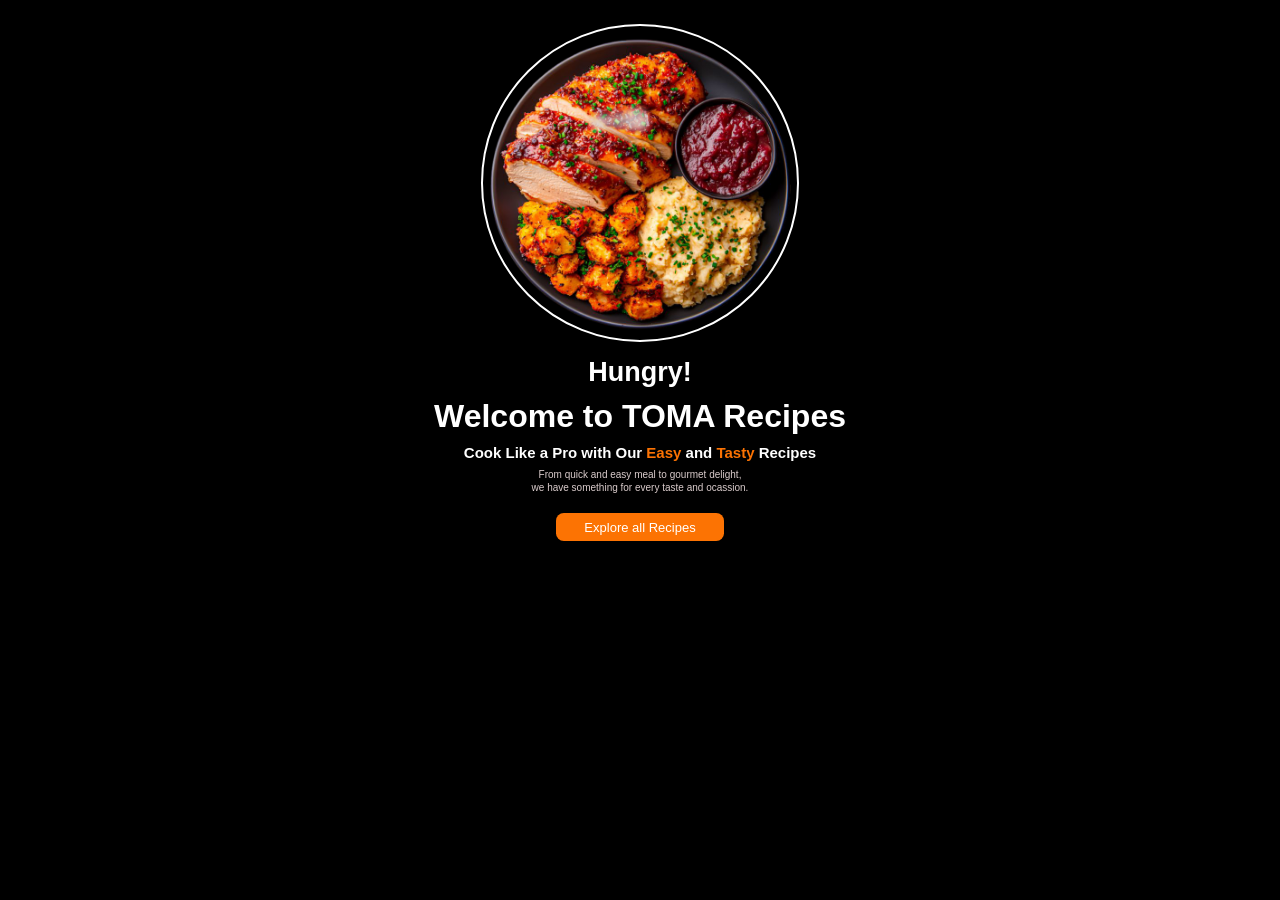
<file: index.html>
<!DOCTYPE html>
<html lang="en">
<head>
    <meta charset="UTF-8">
    <meta name="viewport" content="width=device-width, initial-scale=1.0">
    <title>Document</title>
    <link rel="stylesheet" href="style.css">
    <link rel="preconnect" href="https://fonts.googleapis.com">
<link rel="preconnect" href="https://fonts.gstatic.com" crossorigin>
<link href="https://fonts.googleapis.com/css2?family=Nunito:ital,wght@0,200..1000;1,200..1000&display=swap" rel="stylesheet">
</head>
<body>
    <header>
        <div class="hero-img">
            <div class="smoke-container">
    <div class="puff"></div>
    <div class="puff"></div>
    <div class="puff"></div>
    <div class="puff"></div>
    <div class="puff"></div>
    <div class="puff"></div>
    <div class="puff"></div>
    <div class="puff"></div>
  </div>
            <button>
                <img src="img/foodimg.png" alt="">
            </button>

            <!-- <img src="img/img1.png" alt=""> -->
        </div>
        <div class="text1">
             <h2>Hungry!</h2>
            <h1>Welcome to TOMA Recipes</h1>
           
            <p class="para1">Cook Like a Pro with <span class="sp1">Our</span> <span class="sp2">Easy</span> and <span class="sp2">Tasty</span> Recipes</p>
            <div class="smalltext"><p >From quick and easy meal to gourmet delight, <span>we have something for every taste and ocassion.</span></p></div>

           <a href="login.html"> <button  onclick="recipeExplore()" >Explore all Recipes</button></a>
        </div>



    </header>
</body>
</html>
</file>
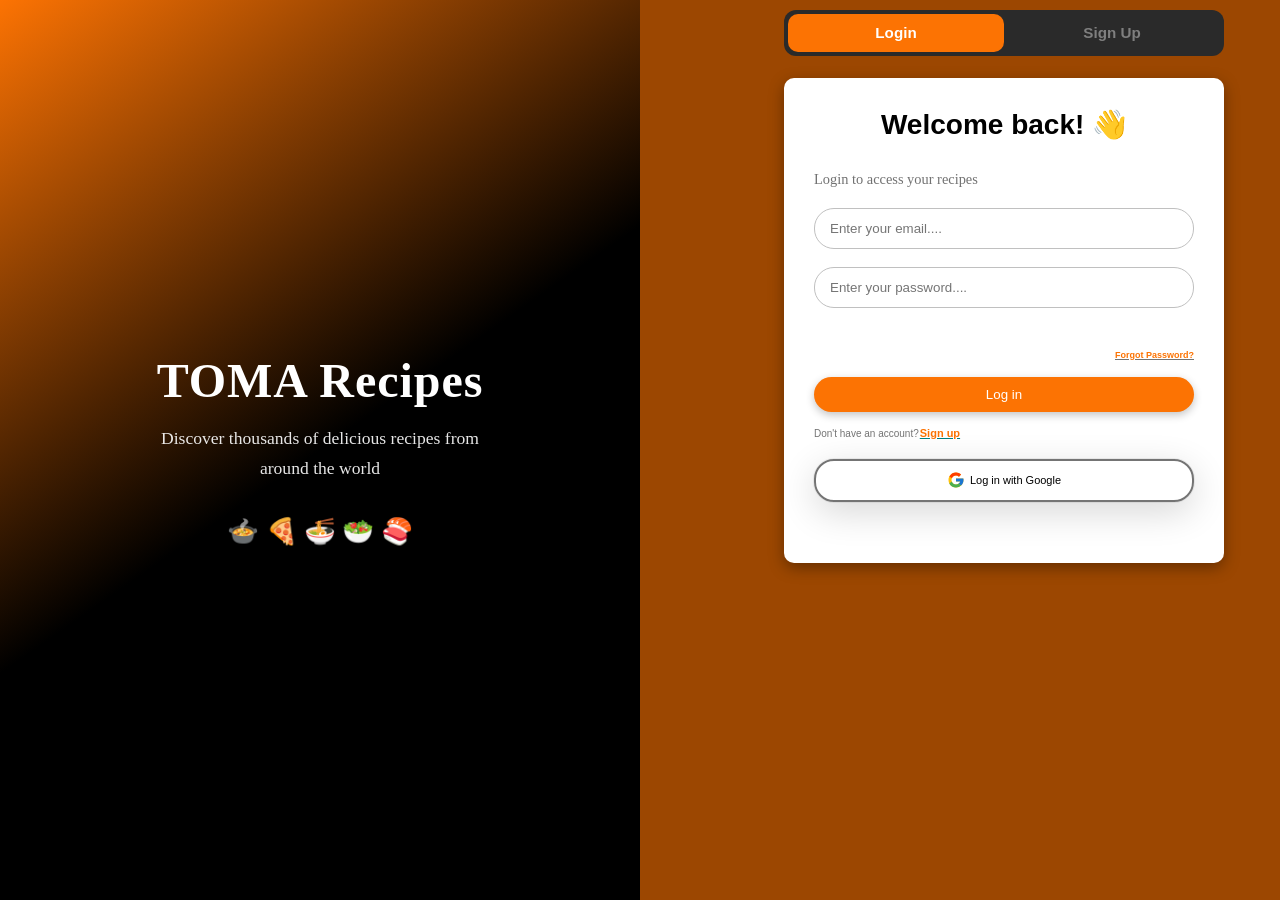
<file: login.html>
<!DOCTYPE html>
<html lang="en">
<head>
    <meta charset="UTF-8">
    <meta name="viewport" content="width=device-width, initial-scale=1.0">
    <title>Document</title>
    <link rel="stylesheet" href="login.css">
</head>
<body>
<div class="auth-wrapper">
    <div class="auth-left">
      <div class="left-content">
        <h1>TOMA Recipes</h1>
        <p>Discover thousands of delicious recipes from around the world</p>
        <div class="food-icons">🍲 🍕 🍜 🥗 🍣</div>
      </div>
    </div>

    <div class="auth-right">

      <!-- Logo for mobile -->
      <div class="logo" style="display: none;">
        <img src="img/imgrecipe.png" width="120px" alt="">
        <h2 class="mobile-logo">TOMA Recipes</h2></div>

      <!-- Tab switcher -->
      <div class="tab-switcher">
        <button
          class="tab-btn active"
          id="loginTab"
          onclick="switchTab('login')"
        >
          Login
        </button>
        <button
          class="tab-btn"
          id="signupTab"
          onclick="switchTab('signup')"
        >
          Sign Up
        </button>
      </div>

      <!-- LOGIN FORM -->

   <div class="cont" style="display: ">
 <div class="form-container" id="loginForm" style="display: " >
      <p class="title">Welcome back! 👋</p>
       <p class="form-subtitle">Login to access your recipes</p>
      <form class="form">
        <input type="email" class="input" 
           id="loginEmail"
        placeholder="Enter your email....">
        <input type="password" class="input" 
         id="loginPassword"
        placeholder="Enter your password....">

         <p class="error-msg" id="loginError"></p>

        <p class="page-link">
          <span class="page-link-label" onclick="showForgotPassword()">Forgot Password?</span>
        </p>
        
      </form>
        <button class="form-btn" onclick="handleLogin()" >Log in</button>

      <p class="sign-up-label">
        Don't have an account?<span class="sign-up-link" onclick="switchTab('signup')">Sign up</span>
      </p>
      <div class="buttons-container">
        
        <div class="google-login-button">
          <svg stroke="currentColor" fill="currentColor" stroke-width="0" version="1.1" x="0px" y="0px" class="google-icon" viewBox="0 0 48 48" height="1em" width="1em" xmlns="http://www.w3.org/2000/svg">
            <path fill="#FFC107" d="M43.611,20.083H42V20H24v8h11.303c-1.649,4.657-6.08,8-11.303,8c-6.627,0-12-5.373-12-12c0-6.627,5.373-12,12-12c3.059,0,5.842,1.154,7.961,3.039l5.657-5.657C34.046,6.053,29.268,4,24,4C12.955,4,4,12.955,4,24
	c0,11.045,8.955,20,20,20c11.045,0,20-8.955,20-20C44,22.659,43.862,21.35,43.611,20.083z"></path>
            <path fill="#FF3D00" d="M6.306,14.691l6.571,4.819C14.655,15.108,18.961,12,24,12c3.059,0,5.842,1.154,7.961,3.039l5.657-5.657
	C34.046,6.053,29.268,4,24,4C16.318,4,9.656,8.337,6.306,14.691z"></path>
            <path fill="#4CAF50" d="M24,44c5.166,0,9.86-1.977,13.409-5.192l-6.19-5.238C29.211,35.091,26.715,36,24,36
	c-5.202,0-9.619-3.317-11.283-7.946l-6.522,5.025C9.505,39.556,16.227,44,24,44z"></path>
            <path fill="#1976D2" d="M43.611,20.083H42V20H24v8h11.303c-0.792,2.237-2.231,4.166-4.087,5.571
	c0.001-0.001,0.002-0.001,0.003-0.002l6.19,5.238C36.971,39.205,44,34,44,24C44,22.659,43.862,21.35,43.611,20.083z"></path>
          </svg>
          <span>Log in with Google</span>
        </div>
      </div>

    </div>
    <!-- ── FORGOT PASSWORD BOX ── -->

    <div class="form-container" id="forgotForm" style="display: none;">
  <p class="title">Reset Password 🔑</p>
  <p class="form-subtitle">Enter your email to reset your password</p>

  <form class="form" onsubmit="return false">

    <!-- Step 1 — enter email -->
    <div id="forgotStep1">
      <input
        type="email"
        class="input2"
        id="forgotEmail"
        placeholder="Enter your email...."
      />
      <p class="error-msg" id="forgotError"></p>
      <button class="form-btn" onclick="checkForgotEmail()">
        Continue →
      </button>
    </div>

    <!-- Step 2 — set new password (hidden at first) -->
    <div id="forgotStep2" style="display: none;">
      <input
        type="password"
        class="input2"
        id="newPassword"
        placeholder="Enter new password...."
      />
      <input
        type="password"
        class="input2"
        id="confirmNewPassword"
        placeholder="Confirm new password...."
      />
      <p class="error-msg" id="forgotError2"></p>
      <p class="success-msg" id="forgotSuccess"></p>
      <button class="form-btn" onclick="resetPassword()">
        Reset Password
      </button>
    </div>

  </form>

  <p class="sign-up-label" style="margin-top: 1rem;">
    Remember your password?
    <span class="sign-up-link" onclick="switchTab('login')">
      Login
    </span>
  </p>
</div>
    </div>



<div class="cont">
    <div class="form-container" id="signupForm" style="display: none;">
        <p class="title">Create Account 🍴</p>
       <p class="form-subtitle">Join TOMA and start cooking!</p>
      <form class="form">
       <input type="text" class="input" 
        id="signupName"
        placeholder="Enter your full name">

        <input type="email" class="input" id="signupEmail"
            placeholder="Enter your email">

             <input type="password" class="input"  id="signupPassword"
            placeholder="Create a password">

             <input type="password" class="input"  id="signupConfirm"
            placeholder="Confirm your password">
        
        <p class="error-msg" id="signupError"></p>

        <p class="success-msg" id="signupSuccess"></p>

      </form>

        <button class="form-btn2" onclick="handleSignup()">
          Create Account →
        </button>

        <p class="switch-text">
          Already have an account?
          <span class="sign-up-link" onclick="switchTab('login')">Login</span>
        </p>
      </div>
      </div>

    </div>

    <script>
  // if already logged in skip homepage and go to recipes
  window.onload = function() {
    const loggedIn = localStorage.getItem("tomaLoggedIn");
    if (loggedIn) {
      window.location.href = "recipe.html";
    }
  };

  function recipeExplore() {
    window.location.href = "login.html";
  }
</script>

    <script src="login.js"></script>
</body>
</html>
</file>
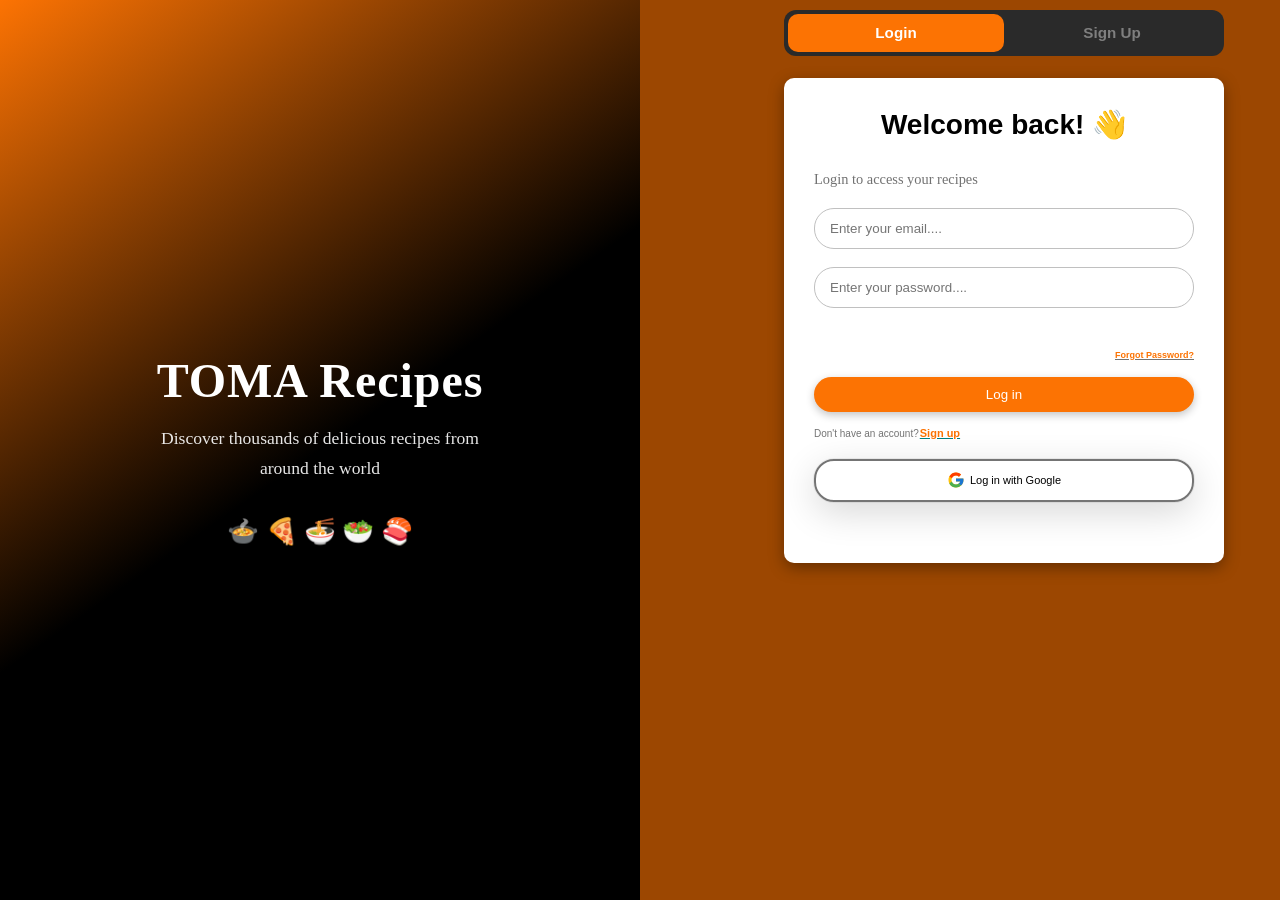
<file: recipe.html>
<!DOCTYPE html>
<html lang="en">
<head>
    <meta charset="UTF-8">
    <meta name="viewport" content="width=device-width, initial-scale=1.0">
    <title>Document</title>
    <link rel="stylesheet" href="recipe.css">
</head>
<body>
    <div class="welcome-bar">
  <div class="welcome-left">
    <img src="img/imgrecipe.png" width="120px" alt="" />
    <span class="welcome-text">
      Hello, <span id="userName">Chef</span> 👋
    </span>
  </div>
  <div class="tomawel">
    <h1>Welcome to TOMA Recipe Finder</h1>
    <p>Search for any recipe in the world</p>
  </div>

  <div class="welcome-right">
    <span class="welcome-sub">What are you cooking today?</span>
    <button class="logout-btn" onclick="logout()">Logout</button>
  </div>


</div>


  <!-- ── SEARCH SECTION ── -->
  <div class="search-section">
    <div class="search-bar">
      <input
        type="text"
        id="searchInput"
        placeholder="Search for a recipe e.g Jollof Rice..."
      />
      <button onclick="searchRecipes()">Search</button>
    </div>
    <p class="error-msg" id="errorMsg"></p>
  </div>

  <!-- ── MAIN CONTENT ── -->
  <main id="mainContent">

    <!-- Loading state -->
    <div class="loading" id="loading" style="display: none;">
      <div class="spinner"></div>
      <p>Finding recipes...</p>
    </div>

    <!-- Recipe cards grid -->
    <div class="recipes-grid" id="recipesGrid"></div>

    <!-- Recipe detail view -->
    <div class="recipe-detail" id="recipeDetail" style="display: ">
      <button class="back-btn" onclick="goBack()">← Back to Results</button>
      <div id="detailContent"></div>
    </div>

  </main>
<script src="script.js"></script>
</body>
</html>
</file>
<file: style.css>
*{
    margin: 0;
    padding: 0;
    box-sizing: border-box;
}

body{
    background: #000;
     font-family: "Nunito", sans-serif;
  font-optical-sizing: auto;
  min-height: 100vh;
  overflow-x: hidden;
 
}

header{
    justify-content: center;
    align-items: center;
     min-height: 100vh;
}

.hero-img{
     display: flex;
  justify-content: center;
  align-items: center;
  padding: 1em;
  padding-top: 1.5em;
  position: relative;
  width: 100%;
}

.hero-img img{
    width: 333px;
  margin-top: -9px;
  margin-right: 1px;
  margin-left: -8.8px;
}

.text1{
    text-align: center;
    margin-top: -28px;
    color: white;
   padding-top: 2em;
   font-family: "Lucida Sans", "Lucida Sans Regular", "Lucida Grande",
        "Lucida Sans Unicode", Geneva, Verdana, sans-serif;
  
 
}

.text1 h2{
     font-size: clamp(18px, 4vw, 27px);
    margin-top: -5px;
    margin-bottom: 10px;

}

.text1 p{
  font-size: clamp(12px, 2.5vw, 15px);
    margin-top: 9px;

    margin-bottom: 20px;
    font-weight: 600;
    font-family: "Lucida Sans", "Lucida Sans Regular", "Lucida Grande",
        "Lucida Sans Unicode", Geneva, Verdana, sans-serif;
}

.sp2{
    color: #fc7303;
}

.hero-img button{
    position: relative;
  width: clamp(220px, 45vw, 318px);
  height: clamp(220px, 45vw, 318px);
  border-radius: 50%;
  background-color: transparent;
  z-index: 0;
  border: 2px solid white;
  display: flex;
  justify-content: center;
  align-items: center;
  cursor: default;

  /* COMBINED ANIMATION */
  animation: move 10s ease-in-out infinite;
  flex-shrink: 0;
  

}

@keyframes move {
  0%, 100% {
    transform: translateY(0px) rotate(0deg) scale(1);
    box-shadow:
      0 0 0 0px rgba(252, 115, 3, 0.4),
      0 0 0 0px rgba(252, 115, 3, 0);
  }
  25% {
    transform: translateY(-8px) rotate(45deg) scale(1.005);
    box-shadow:
      0 0 0 6px rgba(252, 115, 3, 0.2),
      0 0 0 10px rgba(252, 115, 3, 0);
  }
  50% {
    transform: translateY(-13px) rotate(50deg) scale(1.03);
    box-shadow:
      0 0 0 8px rgba(252, 115, 3, 0.15),
      0 0 0 14px rgba(252, 115, 3, 0);
  }
  75% {
    transform: translateY(-8px) rotate(45deg) scale(1.005);
    box-shadow:
      0 0 0 6px rgba(252, 115, 3, 0.2),
      0 0 0 10px rgba(252, 115, 3, 0);
  }
}

.hero-img button img{
   width: clamp(220px, 45vw, 333px);
    margin-top: 3px;
    margin-right: 1px;
    margin-left: 2.8px;
    
}


.smoke-container {
  position: absolute;
  top: 10px;
  left: 50%;
  transform: translateX(-50%);
  width: 200px;
  height: 120px;
  z-index: 2000;
  pointer-events: none
}

.puff {
  position: absolute;
  bottom: 0;
  border-radius: 50%;
  background: rgba(220, 220, 220, 0.429);
  filter: blur(3px);
  animation: rise 3s ease-in infinite;
}

.puff:nth-child(1) { left: 55px; width: 16px; height: 16px; animation-delay: 0s;   animation-duration: 3s; }
.puff:nth-child(2) { left: 75px; width: 20px; height: 20px; animation-delay: 0.6s; animation-duration: 3.4s; }
.puff:nth-child(3) { left: 95px; width: 14px; height: 14px; animation-delay: 1.1s; animation-duration: 2.8s; }
.puff:nth-child(4) { left: 65px; width: 18px; height: 18px; animation-delay: 1.7s; animation-duration: 3.2s; }
.puff:nth-child(5) { left: 85px; width: 22px; height: 22px; animation-delay: 2.3s; animation-duration: 3s; }
.puff:nth-child(6) { left: 50px; width: 15px; height: 15px; animation-delay: 2.8s; animation-duration: 3.6s; }
.puff:nth-child(7) { left: 85px; width: 22px; height: 22px; animation-delay: 2.3s; animation-duration: 3s; }
.puff:nth-child(8) { left: 50px; width: 15px; height: 15px; animation-delay: 2.8s; animation-duration: 3.6s; }

@keyframes rise {
  0% {
    transform: translateY(0) translateX(0) scale(1);
    opacity: 0.8;
  }
  30% {
    transform: translateY(-35px) translateX(10px) scale(1.5);
    opacity: 0.55;
  }
  60% {
    transform: translateY(-70px) translateX(-8px) scale(2.2);
    opacity: 0.3;
  }
  100% {
    transform: translateY(-115px) translateX(5px) scale(3.5);
    opacity: 0;
  }
}


.text1 button{
    font-size: 13px;
  padding: 0.5em 2.2em;
  font-weight: 500;
  background: #fc7303;
  color: white;
  border: none;
  position: relative;
  overflow: hidden;
  border-radius: 0.6em;
  cursor: pointer;
  margin-bottom: 20px;
}

.text1 button:hover {
  width: 10em;
  height: 3em;
  color: black;
}

.text1 button:active {
  transform: scale(0.97);
}

.smalltext p{
  font-size: 10px;
  font-weight: 400;
  display: flex;
  color: #dacccc;
  flex-direction: column;
  gap: 2px;
  margin-top: -12px;
  font-family: "Lucida Sans", "Lucida Sans Regular", "Lucida Grande",
        "Lucida Sans Unicode", Geneva, Verdana, sans-serif;

}


/* TABLET — 768px to 1023px */
 
@media (max-width: 1023px) {
  header {
    min-height: 100vh;
    padding: 1.5rem 1rem;
  }

  .hero-img button {
    width: clamp(250px, 40vw, 310px);
    height: clamp(250px, 40vw, 310px);
  }

  .hero-img button img {
    width: clamp(250px, 40vw, 310px);
  }

  .text1 h1 {
    font-size: clamp(22px, 4vw, 30px);
  }

  .text1 h2 {
    font-size: clamp(18px, 3vw, 24px);
  }

  .text1 p {
    font-size: clamp(13px, 2vw, 16px);
  }

  .smoke-container {
    width: 180px;
    height: 110px;
  }
}

/*
   MOBILE LARGE — 480px to 767px
  
 */
@media (max-width: 767px) {
  header {
    min-height: 100vh;
    padding: 1rem 0.8rem;
    gap: 0;
  }

  .hero-img {
    padding: 0.5em;
    padding-top: 1em;
  }

  .hero-img button {
    width: clamp(200px, 60vw, 270px);
    height: clamp(200px, 60vw, 270px);
  }

  .hero-img button img {
    width: clamp(200px, 60vw, 270px);
  }

  .smoke-container {
    width: 160px;
    height: 100px;
    top: 5px;
  }

  .text1 {
    padding: 1rem 1rem;
  }

  .text1 h1 {
    font-size: clamp(18px, 5vw, 24px);
  }

  .text1 h2 {
    padding-top: 1.5em;
    margin-top: 10px;
    font-size: clamp(15px, 4vw, 20px);
  }

  .text1 p {
    font-size: clamp(12px, 3vw, 14px);
  }

  .text1 button {
    padding: 0.65em 2.2em;
    font-size: 13px;
  }

  .smalltext p {
    font-size: 10px;
  }
}

/* 
   MOBILE MEDIUM — 360px to 479px
  
*/

@media (max-width: 479px) {
  .hero-img button {
    width: clamp(180px, 65vw, 230px);
    height: clamp(180px, 65vw, 230px);
  }

  .hero-img button img {
    width: clamp(180px, 65vw, 230px);
  }

  .smoke-container {
    width: 140px;
    height: 90px;
  }

  .text1 h1 {
    font-size: 17px;
    line-height: 1.4;
  }

  .text1 h2 {
    font-size: 14px;
     padding-top: 1.2em;
    margin-top: 6px;
  }

  .text1 p {
    font-size: 12px;
  }

  .text1 button {
    padding: 0.6em 1.8em;
    font-size: 12px;
  }

  .smalltext p {
    font-size: 9px;
  }
}

/*
   MOBILE SMALL — 320px to 359px*/

@media (max-width: 359px) {
  .hero-img button {
    width: 160px;
    height: 160px;
  }

  .hero-img button img {
    width: 160px;
  }

  .smoke-container {
    width: 120px;
    height: 80px;
  }

  .text1 h1 {
    font-size: 15px;
  }

  .text1 h2 {
    font-size: 13px;
     padding-top: 1.2em;
    margin-top: 6px;
  }

  .text1 p {
    font-size: 11px;
  }

  .text1 button {
    padding: 0.5em 1.5em;
    font-size: 11px;
  }

  .smalltext p {
    font-size: 8px;
  }
}
</file>
<file: login.css>
*{
    margin: 0;
    padding: 0;
    box-sizing: border-box;
}

body{
    background: #9c4701;
    min-height: 100vh;
}

.auth-wrapper {
  display: flex;
  
}

/* ── LEFT SIDE ── */
.auth-left {
  width: 50%;
  min-height: 100vh;
  background: linear-gradient(145deg, #fc7303, #000, #000);
 
  display: flex;
  align-items: center;
  justify-content: center;
  padding: 3rem;
  position: relative;
  overflow: hidden;
 margin-right: 9em;
  
}


.left-content {
  text-align: center;
  color: white;
  position: relative;
  z-index: 1;
}

.left-content h1 {
  font-size: clamp(2rem, 4vw, 3rem);
  font-weight: 800;
  margin-bottom: 1rem;
  letter-spacing: 0.02em;
}

.left-content p {
  font-size: clamp(0.95rem, 2vw, 1.1rem);
  opacity: 0.9;
  line-height: 1.7;
  max-width: 320px;
  margin: 0 auto 2rem;
}

.food-icons {
  font-size: clamp(1.2rem, 2vw, 2rem);
  animation: float 3s ease-in-out infinite;
}

@keyframes float {
  0%, 100% { transform: translateY(0); }
  50% { transform: translateY(-10px); }
}

.tab-switcher {
  display: flex;
  background: #2a2a2a;
  border-radius: 12px;
  padding: 4px;
  margin-bottom: 2rem;
  margin-top: 10px;
  width: 100%;
  max-width: 440px;
}

.tab-btn {
  flex: 1;
  padding: 0.65rem;
  border: none;
  border-radius: 10px;
  background: transparent;
  color: rgba(255,255,255,0.4);
  font-family: "Nunito", sans-serif;
  font-size: 0.95rem;
  font-weight: 700;
  cursor: pointer;
  transition: all 0.3s;
}

.tab-btn.active {
  background: #fc7303;
  color: white;
}

.mobile-logo {
  display: none;
  color: whitesmoke;
  font-size: 1.9rem;
  margin-bottom: 2rem;
  font-weight: 800;
}

.cont{
    justify-content: center;
    align-items: center;
     width: 100%;


}
 
.form-container {
justify-self: flex-end;
margin-top: -10px;
  width: 440px;
  height: 485px;
  background-color: #fff;
  box-shadow: rgba(0, 0, 0, 0.35) 0px 5px 15px;
  border-radius: 10px;
  box-sizing: border-box;
  padding: 20px 30px;
}

.form-subtitle {
  color: rgba(0, 0, 0, 0.557);
  font-size: 0.9rem;
 margin-bottom: 20px;
}

.title {
  text-align: center;
  font-family: "Lucida Sans", "Lucida Sans Regular", "Lucida Grande",
        "Lucida Sans Unicode", Geneva, Verdana, sans-serif;
  margin: 10px 0 30px 0;
  font-size: 28px;
  font-weight: 800;
}

.form {
  width: 100%;
  display: flex;
  flex-direction: column;
  gap: 18px;
  margin-bottom: 15px;
}

.input {
  border-radius: 20px;
  border: 1px solid #c0c0c0;
  outline: 0 !important;
  box-sizing: border-box;
  padding: 12px 15px;
}

.page-link {
  text-decoration: underline;
  margin: 0;
  text-align: end;
  color: #747474;
  text-decoration-color: #747474;
}

.page-link-label {
  cursor: pointer;
  font-family: "Lucida Sans", "Lucida Sans Regular", "Lucida Grande",
        "Lucida Sans Unicode", Geneva, Verdana, sans-serif;
  font-size: 9px;
  font-weight: 700;
  color: #fc7303;
}

.page-link-label:hover {
  color: #000;
}

.form-btn {
   width: 100%;
   margin-bottom: 15px;
  padding: 10px 15px;
  font-family: "Lucida Sans", "Lucida Sans Regular", "Lucida Grande",
        "Lucida Sans Unicode", Geneva, Verdana, sans-serif;
  border-radius: 20px;
  border: 0 !important;
  outline: 0 !important;
  background: #fc7303;
  color: white;
  cursor: pointer;
  box-shadow: rgba(0, 0, 0, 0.24) 0px 3px 8px;
}

.form-btn:active {
  box-shadow: none;
}

.sign-up-label {
  margin: 0;
  font-size: 10px;
  color: #747474;
  font-family: "Lucida Sans", "Lucida Sans Regular", "Lucida Grande",
        "Lucida Sans Unicode", Geneva, Verdana, sans-serif;
}

.sign-up-link {
  margin-left: 1px;
  font-size: 11px;
  text-decoration: underline;
  text-decoration-color: teal;
  color: #fc7303;
  cursor: pointer;
  font-weight: 800;
  font-family: "Lucida Sans", "Lucida Sans Regular", "Lucida Grande",
        "Lucida Sans Unicode", Geneva, Verdana, sans-serif;
}

.buttons-container {
  width: 100%;
  display: flex;
  flex-direction: column;
  justify-content: flex-start;
  margin-top: 20px;
  gap: 15px;
}


    .google-login-button {
  border-radius: 20px;
  box-sizing: border-box;
  padding: 10px 15px;
  box-shadow: rgba(0, 0, 0, 0.16) 0px 10px 36px 0px,
        rgba(0, 0, 0, 0.06) 0px 0px 0px 1px;
  cursor: pointer;
  display: flex;
  justify-content: center;
  align-items: center;
  font-family: "Lucida Sans", "Lucida Sans Regular", "Lucida Grande",
        "Lucida Sans Unicode", Geneva, Verdana, sans-serif;
  font-size: 11px;
  gap: 5px;
}

.apple-login-button {
  background-color: #000;
  color: #fff;
  border: 2px solid #000;
}

.google-login-button {
  border: 2px solid #747474;
}

.apple-icon,
    .google-icon {
  font-size: 18px;
  margin-bottom: 1px;
}


.form-btn2 {
  width: 100%;
   margin-bottom: 15px;
  padding: 10px 15px;
  font-family: "Lucida Sans", "Lucida Sans Regular", "Lucida Grande",
        "Lucida Sans Unicode", Geneva, Verdana, sans-serif;
  border-radius: 20px;
  border: 0 !important;
  outline: 0 !important;
  background: #fc7303;
  color: white;
  cursor: pointer;
  box-shadow: rgba(0, 0, 0, 0.24) 0px 3px 8px;
  margin-top: -10px;
}

.form-btn2:active {
  box-shadow: none;
}

.switch-text{
    margin: 0;
  font-size: 10px;
  color: #747474;
  font-family: "Lucida Sans", "Lucida Sans Regular", "Lucida Grande",
        "Lucida Sans Unicode", Geneva, Verdana, sans-serif;

        margin-top: -10px;
}


.error-msg {
  color: #ff6b6b;
  font-size: 15px;

  font-weight: 600;
}

.success-msg {
  color: #51cf66;
  font-size: 15px;
  margin-bottom: rem;
  min-height: rem;
  font-weight: 600;
}

.input2{
  border-radius: 20px;
  width: 100%;
  border: 1px solid #c0c0c0;
  outline: 0 !important;
  box-sizing: border-box;
  padding: 12px 15px;
  margin-bottom: 15px;
}


/*
   TABLET — 768px to 1023px
 */
@media (max-width: 1023px) {
  .auth-left {
    width: 45%;
    padding: 2rem;
    margin-right: 0;
  }

  .auth-right {
    width: 55%;
    padding: 1.5rem 1rem;
  }

  .form-container {
    max-width: 380px;
    padding: 18px 22px;
  }

  .left-content h1 {
    font-size: clamp(1.5rem, 3vw, 2.5rem);
  }

  .tab-switcher {
    max-width: 380px;
  }
}

/* 
   MOBILE LARGE — 480px to 767px
   */
@media (max-width: 767px) {
  .auth-wrapper {
    flex-direction: column;
    align-items: center;
  }

  .auth-left {
    display: none;
  }

  .auth-right {
    width: 100%;
    min-height: 100vh;
    padding: 2rem 1.2rem;
    justify-content: flex-start;
    padding-top: 2.5rem;
    align-items: center;
  }

  .logo {
    display: flex;
    justify-content: center;
    align-items: center;
    gap: 10px;
    margin-bottom: 1.5rem;
  }

  .logo img {
    width: 80px;
  }

  .mobile-logo {
    font-size: 1.6rem;
    margin-bottom: 0;
    margin-top: 0;
  }

  .tab-switcher {
    max-width: 100%;
  }

  .form-container {
    max-width: 100%;
    width: 100%;
    height: auto;
    padding: 20px 20px;
  }

  .title {
    font-size: 22px;
  }
}

/*
   MOBILE MEDIUM — 360px to 479px*/
@media (max-width: 479px) {
  .auth-right {
    padding: 1.5rem 1rem;
    padding-top: 2rem;
  }

  .logo img {
    width: 60px;
  }

  .mobile-logo {
    font-size: 1.3rem;
  }

  .form-container {
    padding: 16px 16px;
  }

  .title {
    font-size: 20px;
    margin: 8px 0 8px 0;
  }

  .form-subtitle {
    font-size: 0.8rem;
  }

  .input {
    padding: 10px 12px;
    font-size: 0.85rem;
  }

  .input2 {
    padding: 10px 12px;
    font-size: 0.85rem;
  }

  .form-btn {
    padding: 9px 12px;
    font-size: 0.9rem;
  }

  .form-btn2 {
    padding: 9px 12px;
    font-size: 0.9rem;
  }

  .tab-btn {
    font-size: 0.85rem;
    padding: 0.55rem;
  }

  .error-msg {
    font-size: 11px;
  }

  .success-msg {
    font-size: 11px;
  }
}

/* ════════════════════════════
   MOBILE SMALL — 320px to 359px
   e.g iPhone SE, older Androids
════════════════════════════ */
@media (max-width: 359px) {
  .auth-right {
    padding: 1rem 0.8rem;
    padding-top: 1.5rem;
  }

  .logo img {
    width: 50px;
  }

  .mobile-logo {
    font-size: 1.1rem;
  }

  .title {
    font-size: 17px;
  }

  .input {
    padding: 8px 10px;
    font-size: 0.8rem;
  }

  .input2 {
    padding: 8px 10px;
    font-size: 0.8rem;
  }

  .form-btn {
    padding: 8px 10px;
    font-size: 0.85rem;
  }

  .form-btn2 {
    padding: 8px 10px;
    font-size: 0.85rem;
  }

  .tab-btn {
    font-size: 0.8rem;
    padding: 0.5rem;
  }

  .google-login-button {
    font-size: 10px;
    padding: 8px 12px;
  }
}
</file>
<file: recipe.css>
*{
    margin: 0;
    padding: 0;
    box-sizing: border-box;
}

body{
    font-family: "Lucida Sans", "Lucida Sans Regular", "Lucida Grande",
        "Lucida Sans Unicode", Geneva, Verdana, sans-serif;
}

.welcome-bar {
  display: flex;
  align-items: center;
  justify-content: space-between;
  padding: rem;
  height: 24vh;
  background: #000;
  border-bottom: 1px solid rgba(255,255,255,0.08);
  flex-wrap: wrap;
  gap: 0.5rem;
  padding-left: 0.5em;
  padding-right: 2em;
}

.welcome-left {
  display: flex;
  align-items: center;
  gap: 0.8rem;
}

.welcome-left img {
  width: clamp(40px, 8vw, 120px);
  min-width: 40px;
  flex-shrink: 0;
  object-fit: contain;
}

.welcome-text {
  color: white;
  font-size: 1.2rem;
  font-weight: 700;
  font-family: "Lucida Sans", "Lucida Sans Regular", "Lucida Grande",
        "Lucida Sans Unicode", Geneva, Verdana, sans-serif;
}

.welcome-text span {
  color: #fc7303;
}

.tomawel{
    color: white;
}

.tomawel p{
    font-size: 11px;
    margin-top: 5px;
    color: rgba(255, 255, 255, 0.587);
}

.welcome-right {
  display: flex;
  align-items: center;
  gap: 1rem;
}

.welcome-sub {
  color: rgba(255,255,255,0.4);
  font-size: 0.85rem;
}

.logout-btn {
  padding: 0.4rem 1rem;
  background: transparent;
  border: 1.5px solid rgba(255,255,255,0.2);
  color: rgba(255,255,255,0.6);
  border-radius: 20px;
  cursor: pointer;
  font-family: "Nunito", sans-serif;
  font-size: 0.85rem;
  transition: all 0.2s;
}

.logout-btn:hover {
  border-color: #fc7303;
  color: #fc7303;
}

.search-section {
  display: flex;
  height: 20vh;
  flex-direction: column;
  align-items: center;
  padding: 2rem 1rem;
  background: linear-gradient(135deg, #000, #000, #fc7303, #000, #000);
}

.search-bar {
  display: flex;
  gap: 0.5rem;
  width: 100%;
  max-width: 600px;
}

.search-bar input {
  flex: 1;
  padding: 0.85rem 1.2rem;
  border: 2px solid rgba(255,255,255,0.1);
  border-radius: 19px;
  background: rgba(255,255,255,0.05);
  color: white;
  font-size: 1rem;
  font-family: "Nunito", sans-serif;
  outline: none;
  transition: border 0.2s;
}

.search-bar input:focus {
  border-color: white;
}

.search-bar input::placeholder {
  color: rgba(255,255,255,0.3);
}

.search-bar button {
  padding: 0.85rem 1.5rem;
  background: white;
  color: #000;
  border: none;
  border-radius: 20px;
  font-size: 1rem;
  font-weight: 700;
  cursor: pointer;
  font-family: "Nunito", sans-serif;
  transition: all 0.2s;
  white-space: nowrap;
}

.search-bar button:hover {
  background: white;
  transform: translateY(-2px);
}

.error-msg {
  color: #f92f02;
  font-size: 0.9rem;
  margin-top: 0.8rem;
  min-height: 1.2rem;
  text-align: center;
}

/* ── MAIN ── */
main {
  padding: 2rem 1rem;
  max-width: 1200px;
  margin: 0 auto;
}

/* ── LOADING ── */
.loading {
  text-align: center;
  padding: 3rem;
  color: rgba(255,255,255,0.5);
}

.spinner {
  width: 48px;
  height: 48px;
  border: 4px solid rgba(255,255,255,0.1);
  border-top-color: #843b00;
  border-radius: 50%;
  animation: spin 0.8s linear infinite;
  margin: 0 auto 1rem;
}

@keyframes spin {
  to { transform: rotate(360deg); }
}

/* ── RECIPE GRID ── */
.recipes-grid {
  display: grid;
  grid-template-columns: repeat(auto-fill, minmax(250px, 1fr));
  gap: 1.5rem;
}

/* ── RECIPE CARD ── */
.recipe-card {
  background: #000;
  border-radius: 16px;
  overflow: hidden;
  cursor: pointer;
  transition: all 0.3s;
  border: 1px solid rgba(255,255,255,0.05);
}

.recipe-card:hover {
  transform: translateY(-6px);
  box-shadow: 0 12px 30px rgba(0,0,0,0.4);
  border-color: #fc7303;
}

.recipe-card img {
  width: 100%;
  height: 200px;
  object-fit: cntain;
}

.card-info {
  padding: 1rem;
}

.card-info h3 {
  font-size: 1rem;
  font-weight: 700;
  margin-bottom: 0.5rem;
  color: white;
  line-height: 1.4;
}

.card-tags {
  display: flex;
  gap: 0.5rem;
  flex-wrap: wrap;
}

.tag {
  padding: 0.2rem 0.6rem;
  border-radius: 20px;
  font-size: 0.75rem;
  font-weight: 600;
}

.tag-category {
  background: white;
  color: #fc7303;
}

.tag-area {
  background: rgba(255,255,255,0.08);
  color: rgba(255,255,255,0.6);
}

/* ── RECIPE DETAIL ── */
.recipe-detail {
  max-width: 800px;
  margin: 0 auto;
}

.back-btn {
  background: transparent;
  border: 2px solid rgba(255,255,255,0.2);
  color: black;
  padding: 0.6rem 1.2rem;
  border-radius: 10px;
  cursor: pointer;
  font-family: "Nunito", sans-serif;
  font-size: 1rem;
  margin-bottom: 1.5rem;
  transition: all 0.2s;
}

.back-btn:hover {
  border-color: #fc7303;
  color: black;
}

.detail-image {
  width: 100%;
  max-height: 400px;
 object-fit: cover;
  border-radius: 16px;
  margin-bottom: 1.5rem;
}

.detail-title {
  font-size: clamp(1.4rem, 4vw, 2rem);
  font-weight: 800;
  margin-bottom: 0.8rem;
  color: white;
}

.detail-tags {
  display: flex;
  gap: 0.5rem;
  flex-wrap: wrap;
  margin-bottom: 1.5rem;
}

.detail-section {
  background: #000;
  border-radius: 12px;
  padding: 1.5rem;
  margin-bottom: 1.2rem;
  border: 1px solid rgba(255,255,255,0.05);
}

.detail-section h3 {
  font-size: 1.1rem;
  color: #fc7303;
  margin-bottom: 1rem;
  padding-bottom: 0.5rem;
  border-bottom: 1px solid rgba(255,255,255,0.08);
}

.ingredients-list {
  display: grid;
  grid-template-columns: repeat(auto-fill, minmax(180px, 1fr));
  gap: 0.5rem;
  list-style: none;
}

.ingredients-list li {
  background: rgba(255,255,255,0.05);
  padding: 0.5rem 0.8rem;
  border-radius: 8px;
  font-size: 0.9rem;
  color: rgba(255,255,255,0.8);
}

.instructions {
  line-height: 1.8;
  color: rgba(255,255,255,0.75);
  font-size: 0.95rem;
  white-space: pre-line;
}

/* ── EMPTY STATE ── */
.empty-state {
  text-align: center;
  padding: 4rem 1rem;
  color: rgba(255,255,255,0.3);
}

.empty-state p {
  font-size: 1.1rem;
  margin-top: 1rem;
}

/* 
   TABLET — 768px to 1023px
 */
@media (max-width: 1023px) {
  .welcome-bar {
    padding: 0.8rem 1.2rem;
    min-height: 70px;
  }

  .tomawel h1 {
    font-size: 16px;
  }

  .tomawel p {
    font-size: 10px;
  }

  .welcome-sub {
    display: none;
  }

  .recipes-grid {
    grid-template-columns: repeat(auto-fill, minmax(200px, 1fr));
    gap: 1.2rem;
  }

  .ingredients-list {
    grid-template-columns: repeat(auto-fill, minmax(150px, 1fr));
  }
}

/* 
   MOBILE LARGE — 480px to 767px
   
 */
@media (max-width: 767px) {
  .welcome-bar {
    padding: 0.8rem 1rem;
    min-height: auto;
    justify-content: space-between;
  }

  .tomawel {
    display: none;
  }

  .welcome-sub {
    display: none;
  }

  .welcome-left img {
    width: 50px;
  }

  .welcome-text {
    font-size: 0.95rem;
  }

  .search-section {
    padding: 1.2rem 1rem;
    min-height: auto;
  }

  .search-bar {
    flex-direction: column;
    gap: 0.6rem;
  }

  .search-bar button {
    width: 100%;
    padding: 0.75rem;
  }

  .recipes-grid {
    grid-template-columns: repeat(auto-fill, minmax(160px, 1fr));
    gap: 1rem;
  }

  .recipe-card img {
    height: 150px;
  }

  .detail-image {
    max-height: 250px;
    border-radius: 12px;
  }

  .detail-title {
    font-size: 1.3rem;
  }

  .ingredients-list {
    grid-template-columns: repeat(auto-fill, minmax(130px, 1fr));
  }

  .detail-section {
    padding: 1rem;
  }

  main {
    padding: 1.2rem 0.8rem;
  }
}

/* 
   MOBILE MEDIUM — 360px to 479px
  
 */
@media (max-width: 479px) {
  .welcome-bar {
    padding: 0.6rem 0.8rem;
  }

  .welcome-left img {
    width: 40px;
  }

  .welcome-text {
    font-size: 0.85rem;
  }

  .logout-btn {
    padding: 0.35rem 0.8rem;
    font-size: 0.75rem;
  }

  .search-bar input {
    padding: 0.7rem 1rem;
    font-size: 0.9rem;
  }

  .search-bar button {
    padding: 0.7rem;
    font-size: 0.9rem;
  }

  .recipes-grid {
    grid-template-columns: repeat(2, 1fr);
    gap: 0.8rem;
  }

  .recipe-card img {
    height: 130px;
  }

  .card-info h3 {
    font-size: 0.85rem;
  }

  .tag {
    font-size: 0.65rem;
    padding: 0.15rem 0.4rem;
  }

  .detail-title {
    font-size: 1.1rem;
  }

  .ingredients-list {
    grid-template-columns: repeat(2, 1fr);
  }

  .instructions {
    font-size: 0.85rem;
  }

  main {
    padding: 1rem 0.6rem;
  }

  .back-btn {
    font-size: 0.85rem;
    padding: 0.5rem 1rem;
  }
}

/*
   MOBILE SMALL — 320px to 359px
  
*/
@media (max-width: 359px) {
  .welcome-left img {
    width: 35px;
  }

  .welcome-text {
    font-size: 0.78rem;
  }

  .logout-btn {
    padding: 0.3rem 0.6rem;
    font-size: 0.7rem;
  }

  .recipes-grid {
    grid-template-columns: repeat(2, 1fr);
    gap: 0.6rem;
  }

  .recipe-card img {
    height: 110px;
  }

  .card-info {
    padding: 0.6rem;
  }

  .card-info h3 {
    font-size: 0.78rem;
  }

  .detail-title {
    font-size: 1rem;
  }

  .ingredients-list {
    grid-template-columns: 1fr 1fr;
    gap: 0.4rem;
  }

  .ingredients-list li {
    font-size: 0.78rem;
    padding: 0.4rem 0.6rem;
  }

  .instructions {
    font-size: 0.8rem;
    line-height: 1.6;
  }

  main {
    padding: 0.8rem 0.5rem;
  }
}
</file>
